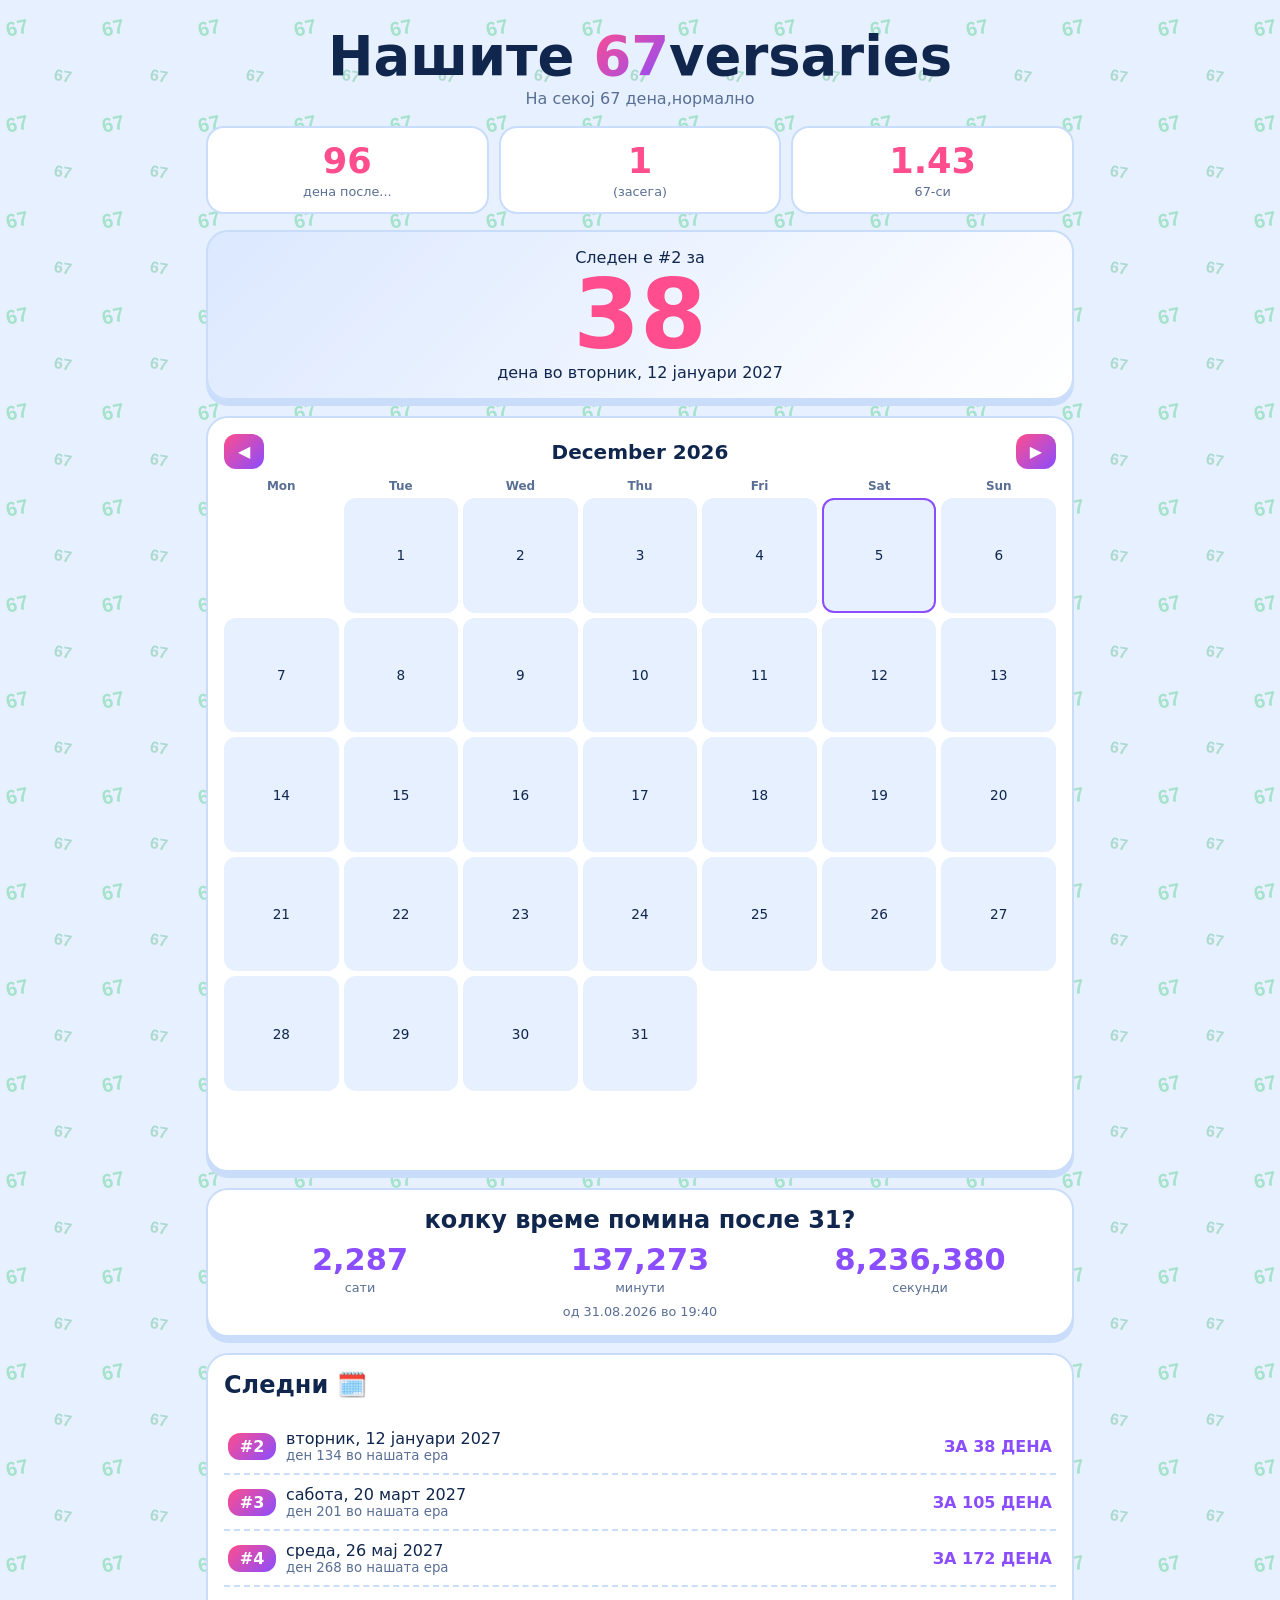
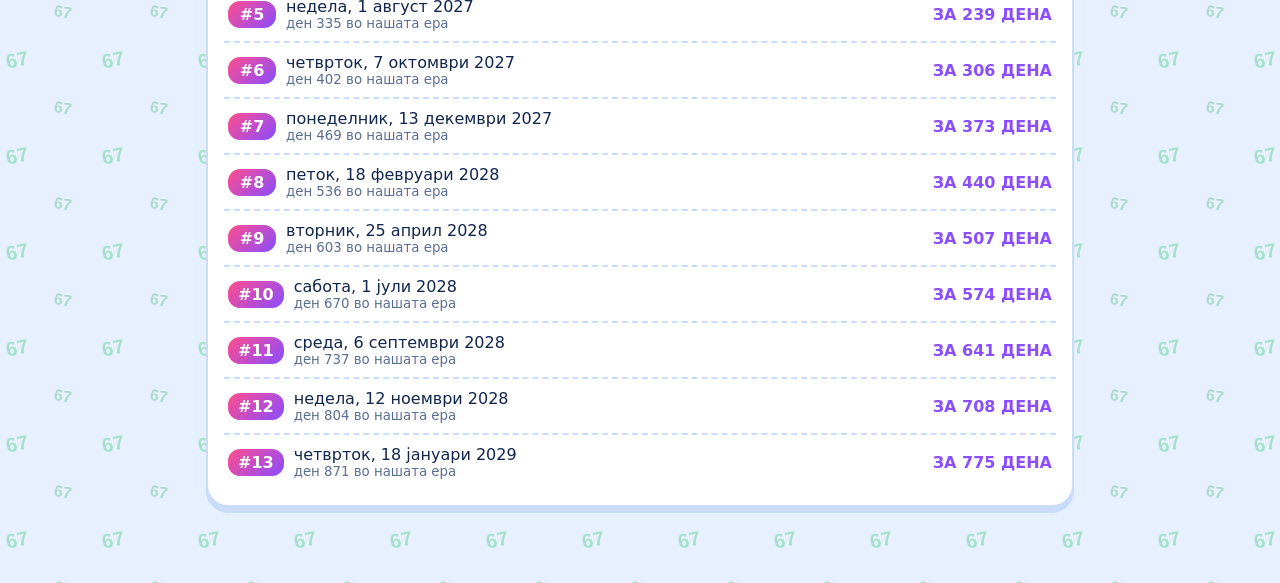
<file: index.html>
<!DOCTYPE html>
<html lang="en">
<head>
  <meta charset="utf-8">
  <meta name="viewport" content="width=device-width, initial-scale=1, viewport-fit=cover">
  <title>Нашите 67versaries </title>
  <link rel="icon" href="67.ico">
  <link rel="stylesheet" href="style.css">
</head>
<body>
  <canvas id="fx"></canvas>
  <div class="wrap">
    <h1>Нашите <span class="n" id="logo">67</span>versaries</h1>

    <p class="sub">На секој 67 дена,нормално</p>
  

    <div id="app"></div>
  </div>

  <script src="index.js"></script>
</body>
</html>
</file>
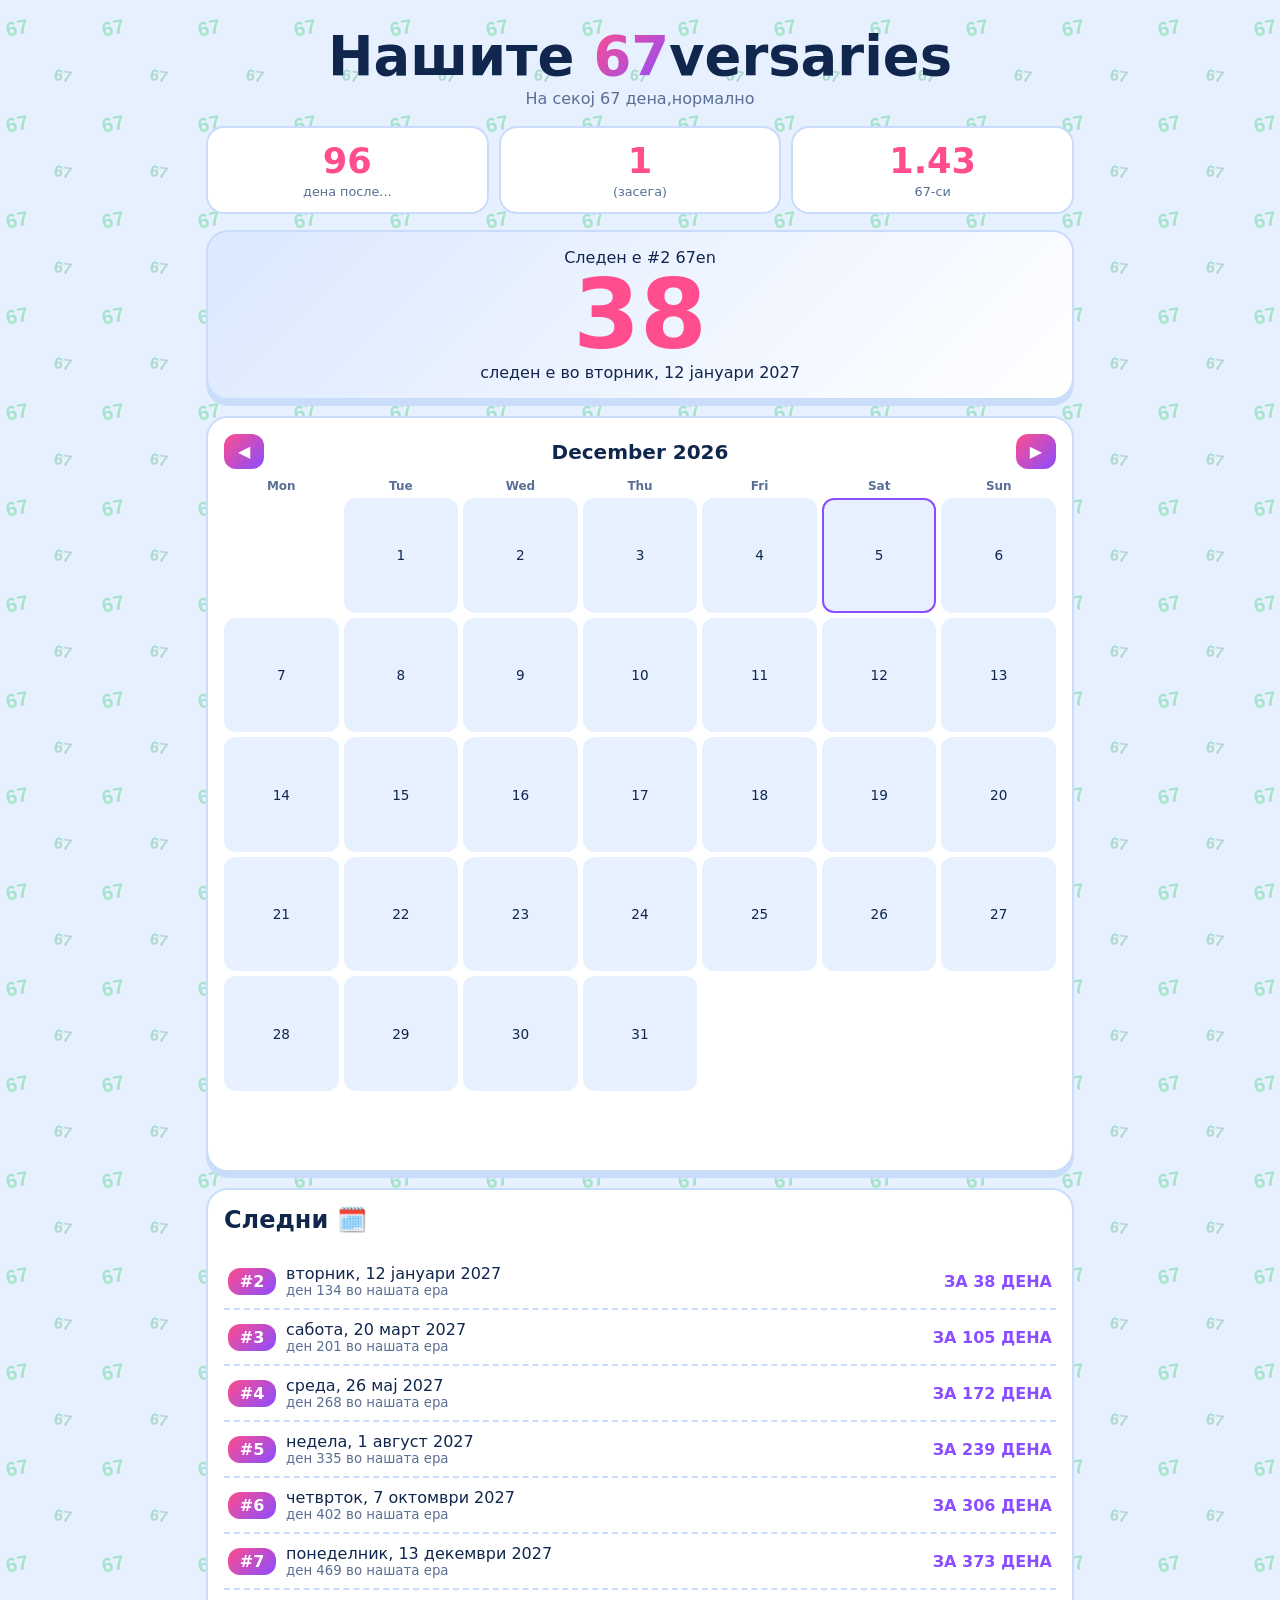
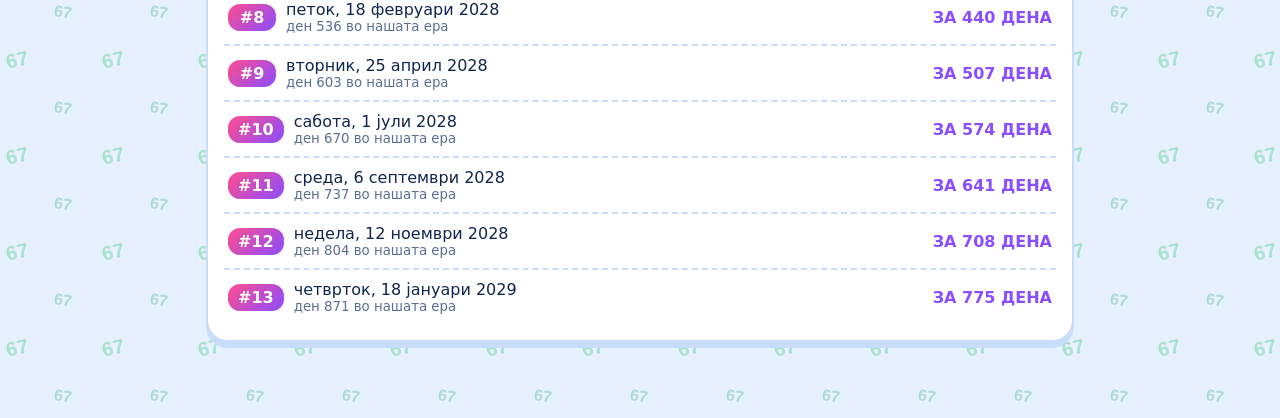
<file: 67versary/index.html>
<!DOCTYPE html>
<html lang="en">
<head>
  <meta charset="utf-8">
  <meta name="viewport" content="width=device-width, initial-scale=1, viewport-fit=cover">
  <title>Нашите 67versaries </title>
  <link rel="stylesheet" href="style.css">
</head>
<body>
  <canvas id="fx"></canvas>
  <div class="wrap">
    <h1>Нашите <span class="n" id="logo">67</span>versaries</h1>

    <p class="sub">На секој 67 дена,нормално</p>


    <div id="app"></div>
  </div>

  <script src="index.js"></script>
</body>
</html>
</file>
<file: style.css>
/* ========== БОИ ========== */
:root {
  --bg: #e6f0ff;
  --card: #ffffff;
  --ink: #10264d;
  --mute: #5a6f94;
  --pink: #ff4d8d;
  --purple: #8a4dff;
  --line: #c9dcfa;
  --hi: #dbe8ff;
  color-scheme: light;

  box-sizing: border-box;
  padding-top: env(safe-area-inset-top, 0px);
  padding-bottom: env(safe-area-inset-bottom, 0px);
}

@media (prefers-color-scheme: dark) {
  :root:not([data-theme="light"]) {
    --bg: #0d1a33;
    --card: #15274a;
    --ink: #eaf2ff;
    --mute: #9db8e6;
    --pink: #ff6fa5;
    --purple: #a98bff;
    --line: #2a4678;
    --hi: #1f3a6b;
    color-scheme: dark;
  }
}

:root[data-theme="dark"] {
  --bg: #0d1a33;
  --card: #15274a;
  --ink: #eaf2ff;
  --mute: #9db8e6;
  --pink: #ff6fa5;
  --purple: #a98bff;
  --line: #2a4678;
  --hi: #1f3a6b;
  color-scheme: dark;
}

/* ========== ОСНОВА ========== */
html {
  scroll-padding-top: env(safe-area-inset-top, 0px);
  -webkit-text-size-adjust: 100%;
}

*, *::before, *::after {
  box-sizing: border-box;
}

body {
  margin: 0;
  min-height: 100vh;
  min-height: 100dvh;
  overflow-x: hidden;
  color: var(--ink);
  font-family: "Trebuchet MS", "Segoe UI", system-ui, sans-serif;
  -webkit-tap-highlight-color: transparent;
  background: var(--bg) url("data:image/svg+xml,%3Csvg xmlns='http://www.w3.org/2000/svg' width='96' height='96'%3E%3Ctext x='6' y='34' font-family='Trebuchet MS,sans-serif' font-weight='800' font-size='20' fill='%2322c55e' fill-opacity='.32' transform='rotate(-12 20 28)'%3E67%3C/text%3E%3Ctext x='54' y='82' font-family='Trebuchet MS,sans-serif' font-weight='800' font-size='16' fill='%2316a34a' fill-opacity='.28' transform='rotate(10 66 76)'%3E67%3C/text%3E%3C/svg%3E");
}

.wrap {
  max-width: 900px;
  margin: 0 auto;
  padding: 20px max(16px, env(safe-area-inset-right)) 60px max(16px, env(safe-area-inset-left));
}

/* ========== НАСЛОВ ========== */
h1 {
  margin: 8px 0 4px;
  font-size: clamp(2rem, 7vw, 3.4rem);
  line-height: 1.05;
  text-align: center;
}

h1 .n {
  display: inline-block;
  cursor: pointer;
  color: transparent;
  background: linear-gradient(135deg, var(--pink), var(--purple));
  -webkit-background-clip: text;
  background-clip: text;
  animation: bob 1.6s ease-in-out infinite;
}

.sub {
  margin: 0 0 18px;
  text-align: center;
  color: var(--mute);
}

/* ========== КАРТИЧКИ ========== */
.card {
  margin-bottom: 16px;
  padding: 16px;
  background: var(--card);
  border: 2px solid var(--line);
  border-radius: 22px;
  box-shadow: 0 6px 0 var(--line);
}

/* ========== КОПЧИЊА ========== */
button {
  padding: 8px 14px;
  font: inherit;
  font-weight: 700;
  color: #fff;
  cursor: pointer;
  border: 0;
  border-radius: 12px;
  background: linear-gradient(135deg, var(--pink), var(--purple));
  touch-action: manipulation;
}

button:active {
  transform: scale(0.95);
}

/* ========== СТАТИСТИКА ========== */
.stats {
  display: grid;
  grid-template-columns: repeat(3, 1fr);
  gap: 10px;
  margin-bottom: 16px;
}

.stat {
  padding: 12px 6px;
  text-align: center;
  background: var(--card);
  border: 2px solid var(--line);
  border-radius: 18px;
}

.stat b {
  display: block;
  font-size: clamp(1.4rem, 6vw, 2.2rem);
  color: var(--pink);
}

.stat span {
  font-size: 0.8rem;
  color: var(--mute);
}

/* ========== СЛЕДНА 67-ВЕРЗАРИЈА ========== */
.next {
  text-align: center;
  background: linear-gradient(135deg, var(--hi), var(--card));
}

.next .big {
  font-size: clamp(3rem, 16vw, 6rem);
  font-weight: 900;
  line-height: 1;
  color: var(--pink);
}

/* ========== КАЛЕНДАР ========== */
.cal-head {
  display: flex;
  align-items: center;
  justify-content: space-between;
  margin-bottom: 10px;
}

.cal-head h2 {
  margin: 0;
  font-size: 1.25rem;
}

.grid {
  display: grid;
  grid-template-columns: repeat(7, 1fr);
  gap: 5px;
}

.dow {
  font-size: 0.75rem;
  font-weight: 700;
  text-align: center;
  color: var(--mute);
}

.day {
  position: relative;
  display: flex;
  flex-direction: column;
  align-items: center;
  justify-content: center;
  aspect-ratio: 1;
  padding: 0;
  font-size: 0.85rem;
  font-weight: 400;
  color: var(--ink);
  background: var(--bg);
  border: 2px solid transparent;
  border-radius: 12px;
}

.day.today {
  border-color: var(--purple);
}

.day.start {
  font-weight: 800;
  background: var(--hi);
}

.day.sp {
  font-weight: 800;
  color: #fff;
  cursor: pointer;
  background: linear-gradient(135deg, var(--pink), var(--purple));
  animation: pulse 2s infinite;
}

.day.sp small {
  font-size: 0.6rem;
  font-weight: 700;
}

.day .note {
  font-size: 0.55rem;
  line-height: 1.1;
  text-align: center;
}

.detail {
  min-height: 3.2em;
  margin-top: 12px;
  text-align: center;
  color: var(--mute);
}

.detail b {
  font-size: 1.1rem;
  color: var(--pink);
}

/* ========== ЛИСТА НА ИДНИ 67-ВЕРЗАРИИ ========== */
ul {
  margin: 0;
  padding: 0;
  list-style: none;
}

li {
  display: flex;
  align-items: center;
  gap: 10px;
  padding: 10px 4px;
  cursor: pointer;
  border-bottom: 2px dashed var(--line);
}

li:last-child {
  border: 0;
}

li .num {
  min-width: 48px;
  padding: 4px 10px;
  font-weight: 800;
  text-align: center;
  color: #fff;
  border-radius: 12px;
  background: linear-gradient(135deg, var(--pink), var(--purple));
}

li .when {
  flex: 1;
}

li .when small {
  display: block;
  color: var(--mute);
}

li .in {
  font-weight: 800;
  white-space: nowrap;
  color: var(--purple);
}

/* ========== ВРЕМЕ ЗАЕДНО ========== */
.live {
  display: grid;
  grid-template-columns: repeat(3, 1fr);
  gap: 8px;
  text-align: center;
}

.live b {
  display: block;
  font-size: clamp(1rem, 4.6vw, 1.9rem);
  color: var(--purple);
  word-break: break-all;
}

.live span {
  font-size: 0.8rem;
  color: var(--mute);
}

.since {
  margin-top: 8px;
  font-size: 0.8rem;
  text-align: center;
  color: var(--mute);
}

.card:has(.live) h2 {
  margin: 0 0 8px;
  text-align: center;
}

/* ========== КОНФЕТИ ========== */
canvas {
  position: fixed;
  inset: 0;
  z-index: 50;
  width: 100%;
  height: 100%;
  pointer-events: none;
}

/* ========== АНИМАЦИИ ========== */
@keyframes bob {
  50% { transform: translateY(-6px) rotate(-4deg) scale(1.08); }
}

@keyframes pulse {
  50% { transform: scale(1.07); }
}

/* ========== iPHONE 13 / 14 (до 430px) ========== */
@media (max-width: 430px) {
  .wrap { padding: 14px max(10px, env(safe-area-inset-right)) 40px max(10px, env(safe-area-inset-left)); }

  h1 { font-size: 2.1rem; }
  .sub { margin-bottom: 14px; font-size: 0.9rem; }

  .card { margin-bottom: 12px; padding: 12px; border-radius: 18px; }
  .card:has(.grid) { padding: 10px 6px; }

  .stats { gap: 6px; }
  .stat { padding: 10px 4px; border-radius: 14px; }
  .stat b { font-size: 1.4rem; }
  .stat span { font-size: 0.7rem; }

  .next .big { font-size: 4.2rem; }

  .cal-head h2 { font-size: 1.1rem; }
  .cal-head button { min-width: 44px; min-height: 44px; }
  .grid { gap: 2px; }
  .dow { font-size: 0.65rem; }
  .day { aspect-ratio: 4 / 5; justify-content: flex-start; padding: 4px 1px 2px; overflow: hidden; font-size: 0.85rem; border-width: 1.5px; border-radius: 9px; }
  .day small, .day.sp small { font-size: 0.55rem; }
  .day .note { margin-top: 2px; max-width: 100%; font-size: 0.62rem; line-height: 1.15; word-break: break-word; }

  li { gap: 8px; padding: 10px 0; font-size: 0.9rem; }
  li .num { min-width: 42px; padding: 4px 8px; }
  li .in { font-size: 0.8rem; }

  .live b { font-size: 1.1rem; }
}

/* ========== iPHONE ПОЛОЖЕН ========== */
@media (max-height: 500px) and (orientation: landscape) {
  h1 { font-size: 1.8rem; }
  .next .big { font-size: 3rem; }
}
</file>
<file: 67versary/style.css>
:root {
  box-sizing: border-box;
  padding-top: env(safe-area-inset-top, 0px);
  padding-bottom: env(safe-area-inset-bottom, 0px);
  --bg: #e6f0ff;
  --card: #ffffff;
  --ink: #10264d;
  --mute: #5a6f94;
  --pink: #ff4d8d;
  --purple: #8a4dff;
  --line: #c9dcfa;
  --hi: #dbe8ff;
  color-scheme: light;
}

@media (prefers-color-scheme: dark) {
  :root:not([data-theme="light"]) {
    --bg: #0d1a33;
    --card: #15274a;
    --ink: #eaf2ff;
    --mute: #9db8e6;
    --pink: #ff6fa5;
    --purple: #a98bff;
    --line: #2a4678;
    --hi: #1f3a6b;
    color-scheme: dark;
  }
}

:root[data-theme="dark"] {
  --bg: #0d1a33;
  --card: #15274a;
  --ink: #eaf2ff;
  --mute: #9db8e6;
  --pink: #ff6fa5;
  --purple: #a98bff;
  --line: #2a4678;
  --hi: #1f3a6b;
  color-scheme: dark;
}

html {
  scroll-padding-top: env(safe-area-inset-top, 0px);
}

*, *::before, *::after {
  box-sizing: border-box;
}

body {
  margin: 0;
  background: var(--bg) url("data:image/svg+xml,%3Csvg xmlns='http://www.w3.org/2000/svg' width='96' height='96'%3E%3Ctext x='6' y='34' font-family='Trebuchet MS,sans-serif' font-weight='800' font-size='20' fill='%2322c55e' fill-opacity='.32' transform='rotate(-12 20 28)'%3E67%3C/text%3E%3Ctext x='54' y='82' font-family='Trebuchet MS,sans-serif' font-weight='800' font-size='16' fill='%2316a34a' fill-opacity='.28' transform='rotate(10 66 76)'%3E67%3C/text%3E%3C/svg%3E");
  color: var(--ink);
  font-family: "Trebuchet MS", "Segoe UI", system-ui, sans-serif;
  min-height: 100vh;
  overflow-x: hidden;
}

.wrap {
  max-width: 900px;
  margin: 0 auto;
  padding: 20px 16px 60px;
}

h1 {
  font-size: clamp(2rem, 7vw, 3.4rem);
  margin: 8px 0 4px;
  text-align: center;
  line-height: 1.05;
}

h1 .n {
  display: inline-block;
  background: linear-gradient(135deg, var(--pink), var(--purple));
  -webkit-background-clip: text;
  background-clip: text;
  color: transparent;
  cursor: pointer;
  animation: bob 1.6s ease-in-out infinite;
}

@keyframes bob {
  50% {
    transform: translateY(-6px) rotate(-4deg) scale(1.08);
  }
}

.sub {
  text-align: center;
  color: var(--mute);
  margin: 0 0 18px;
}

.card {
  background: var(--card);
  border: 2px solid var(--line);
  border-radius: 22px;
  padding: 16px;
  margin-bottom: 16px;
  box-shadow: 0 6px 0 var(--line);
}

.setup {
  display: flex;
  gap: 10px;
  align-items: center;
  justify-content: center;
  flex-wrap: wrap;
}

input[type=date] {
  font: inherit;
  padding: 8px 12px;
  border-radius: 12px;
  border: 2px solid var(--line);
  background: var(--bg);
  color: var(--ink);
}

button {
  font: inherit;
  cursor: pointer;
  border: 0;
  border-radius: 12px;
  padding: 8px 14px;
  background: linear-gradient(135deg, var(--pink), var(--purple));
  color: #fff;
  font-weight: 700;
}

button:active {
  transform: scale(.95);
}

.stats {
  display: grid;
  grid-template-columns: repeat(3, 1fr);
  gap: 10px;
  margin-bottom: 16px;
}

.stat {
  background: var(--card);
  border: 2px solid var(--line);
  border-radius: 18px;
  padding: 12px 6px;
  text-align: center;
}

.stat b {
  display: block;
  font-size: clamp(1.4rem, 6vw, 2.2rem);
  color: var(--pink);
}

.stat span {
  font-size: .8rem;
  color: var(--mute);
}

.next {
  text-align: center;
  background: linear-gradient(135deg, var(--hi), var(--card));
}

.next .big {
  font-size: clamp(3rem, 16vw, 6rem);
  font-weight: 900;
  line-height: 1;
  color: var(--pink);
}

.cal-head {
  display: flex;
  align-items: center;
  justify-content: space-between;
  margin-bottom: 10px;
}

.cal-head h2 {
  margin: 0;
  font-size: 1.25rem;
}

.grid {
  display: grid;
  grid-template-columns: repeat(7, 1fr);
  gap: 5px;
}

.dow {
  text-align: center;
  font-size: .75rem;
  color: var(--mute);
  font-weight: 700;
}

.day {
  aspect-ratio: 1;
  border-radius: 12px;
  display: flex;
  flex-direction: column;
  align-items: center;
  justify-content: center;
  font-size: .85rem;
  background: var(--bg);
  position: relative;
  border: 2px solid transparent;
  padding: 0;
  color: var(--ink);
  font-weight: 400;
}

.day.out {
  opacity: .3;
}

.day.today {
  border-color: var(--purple);
}

.day.sp {
  background: linear-gradient(135deg, var(--pink), var(--purple));
  color: #fff;
  font-weight: 800;
  cursor: pointer;
  animation: pulse 2s infinite;
}

.day.sp small {
  font-size: .6rem;
  font-weight: 700;
}

.day.start {
  background: var(--hi);
  font-weight: 800;
}

@keyframes pulse {
  50% {
    transform: scale(1.07);
  }
}

.detail {
  margin-top: 12px;
  text-align: center;
  min-height: 3.2em;
  color: var(--mute);
}

.detail b {
  color: var(--pink);
  font-size: 1.1rem;
}

ul {
  list-style: none;
  padding: 0;
  margin: 0;
}

li {
  display: flex;
  align-items: center;
  gap: 10px;
  padding: 10px 4px;
  border-bottom: 2px dashed var(--line);
  cursor: pointer;
}

li:last-child {
  border: 0;
}

li .num {
  background: linear-gradient(135deg, var(--pink), var(--purple));
  color: #fff;
  border-radius: 12px;
  padding: 4px 10px;
  font-weight: 800;
  min-width: 48px;
  text-align: center;
}

li .when {
  flex: 1;
}

li .when small {
  display: block;
  color: var(--mute);
}

li .in {
  font-weight: 800;
  color: var(--purple);
  white-space: nowrap;
}

canvas {
  position: fixed;
  inset: 0;
  pointer-events: none;
  z-index: 50;
  width: 100%;
  height: 100%;
}
</file>
